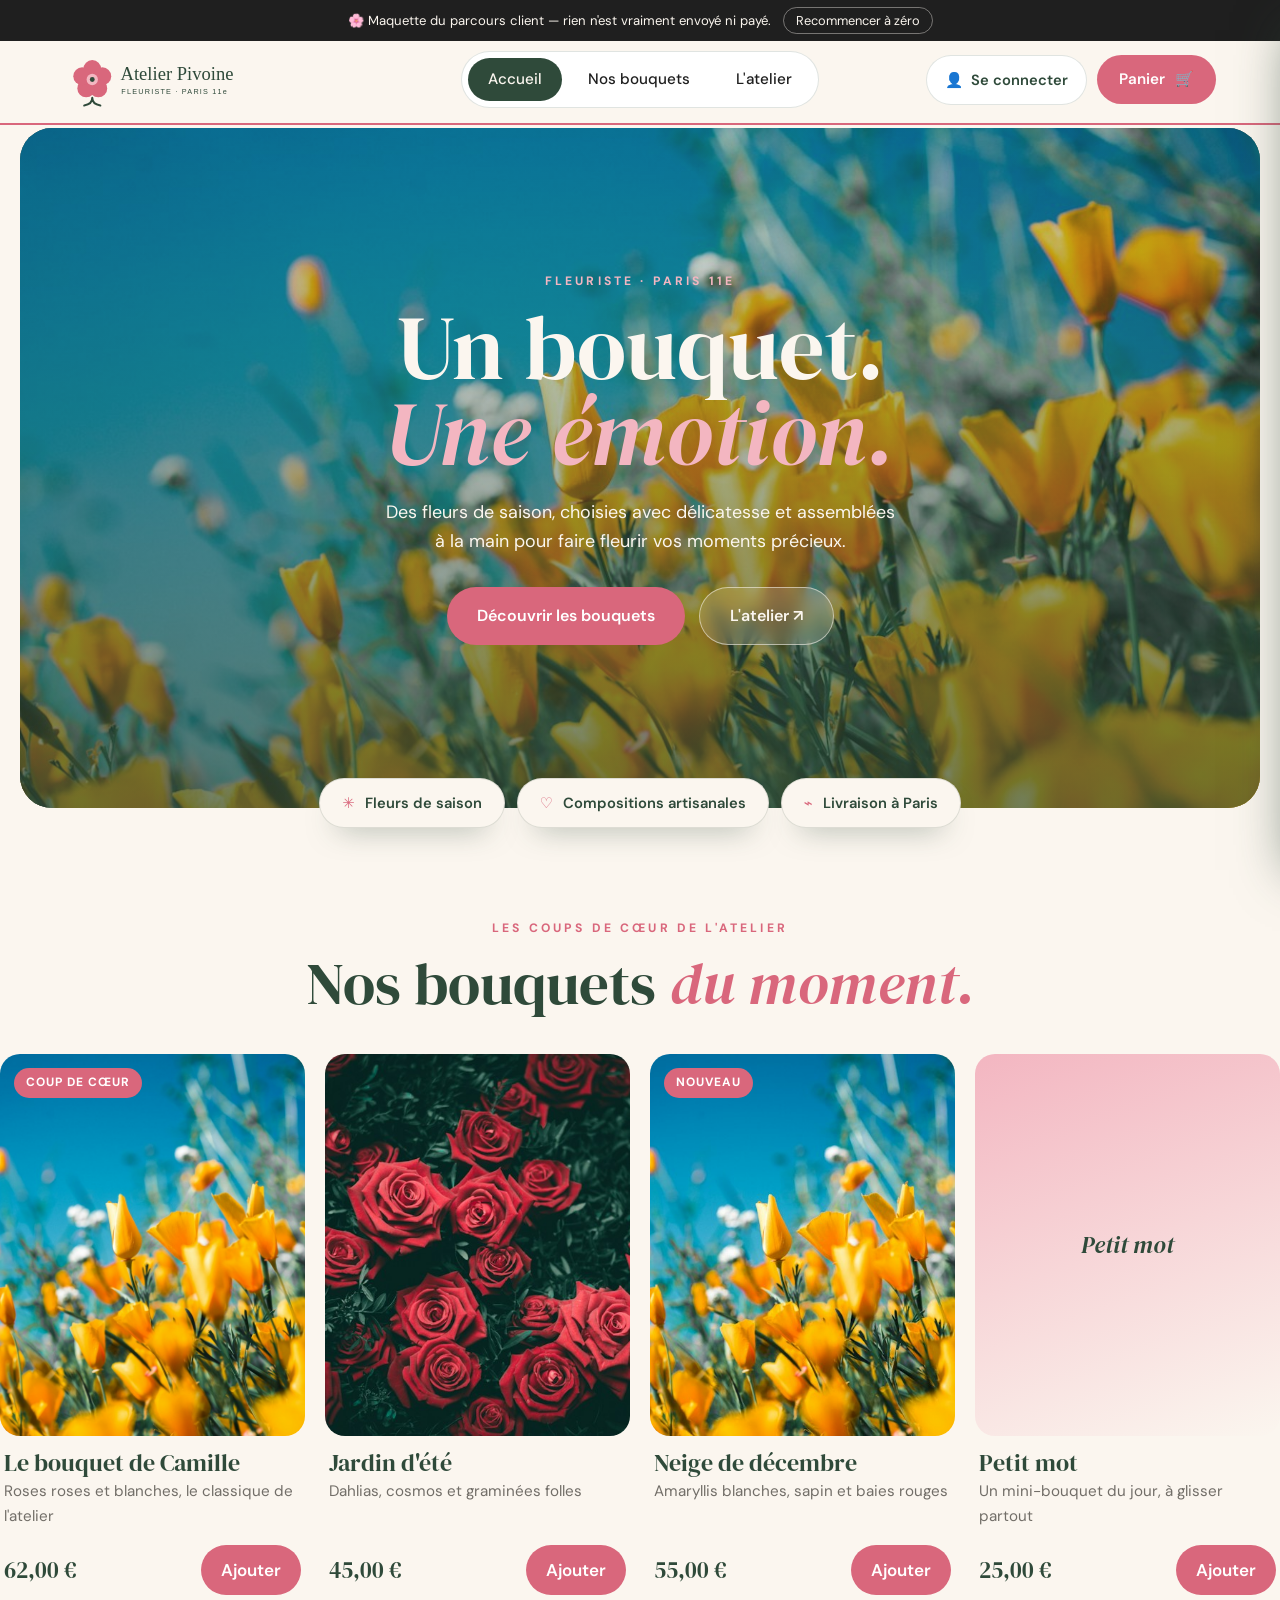
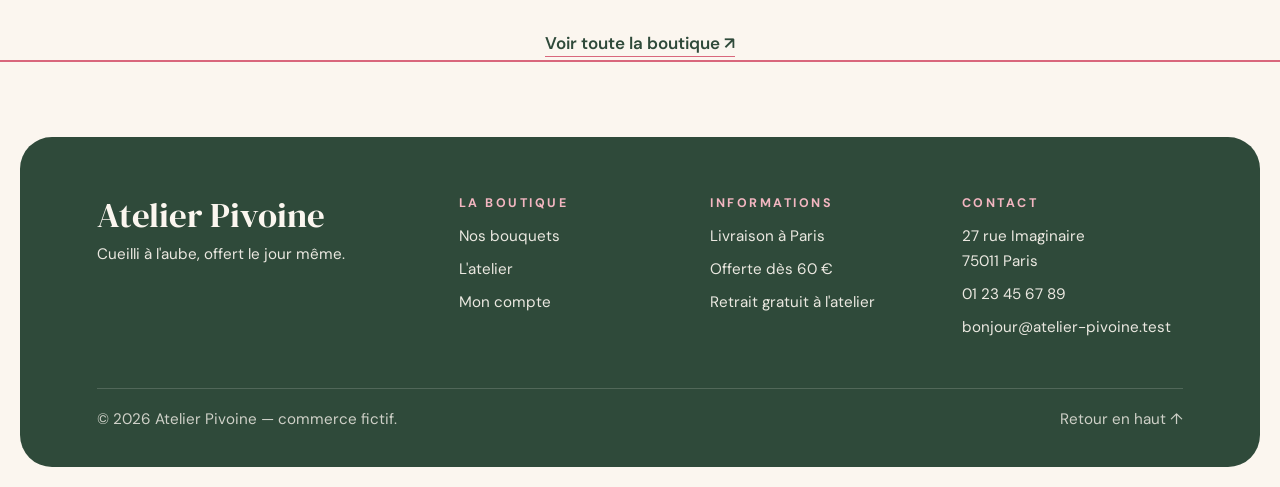
<file: maquettes/parcours/index.html>
<!doctype html>
<html lang="fr">
<head>
<meta charset="utf-8">
<meta name="viewport" content="width=device-width, initial-scale=1">
<title>Atelier Pivoine — maquette du parcours</title>
<link rel="preconnect" href="https://fonts.googleapis.com">
<link rel="preconnect" href="https://fonts.gstatic.com" crossorigin>
<link href="https://fonts.googleapis.com/css2?family=DM+Serif+Display:ital@0;1&family=DM+Sans:opsz,wght@9..40,400;9..40,500;9..40,600;9..40,700&display=swap" rel="stylesheet">
<style>
/* Mêmes variables que theme/atelier-pivoine/style.css (design B) */
:root{
  --green:#2F4A3A; --pink:#D9677C; --cream:#FBF6EF; --ink:#1F1F1F; --petal:#F3B6C1;
  --white:#FFFFFF; --muted:#726E68; --border:rgba(47,74,58,.15);
  --petal-soft:color-mix(in srgb,var(--petal) 45%,var(--cream));
  --font-title:'DM Serif Display',Georgia,serif;
  --font-body:'DM Sans',system-ui,-apple-system,'Segoe UI',sans-serif;
  --radius:24px; --radius-xl:32px;
  --shadow:0 24px 50px -26px rgba(47,74,58,.55);
  --ease:cubic-bezier(.22,.61,.36,1); --gutter:20px;
}
*{box-sizing:border-box}
html{scroll-behavior:smooth}
body{margin:0;background:var(--cream);color:var(--ink);font-family:var(--font-body);font-size:17px;line-height:1.65;-webkit-font-smoothing:antialiased}
img{max-width:100%;display:block}
a{color:inherit;text-decoration:none}
button,input,select,textarea{font:inherit;color:inherit}
p{margin-top:0}
h1,h2,h3,h4{font-family:var(--font-title);font-weight:400;line-height:1.05;color:var(--green);margin-top:0}
h1{font-size:clamp(2.8rem,7vw,6.4rem)}
h2{font-size:clamp(2.2rem,4.6vw,4rem)}
h3{font-size:1.6rem}
h1 em,h2 em{font-style:italic;color:var(--pink)}
:focus-visible{outline:2px solid var(--pink);outline-offset:3px}
.sr{position:absolute;width:1px;height:1px;overflow:hidden;clip:rect(0 0 0 0);white-space:nowrap}

/* Bandeau maquette */
.mock-bar{background:var(--ink);color:var(--cream);font-size:.82rem;display:flex;gap:12px;justify-content:center;align-items:center;flex-wrap:wrap;padding:7px 16px;text-align:center}
.mock-bar button{background:none;border:1px solid rgba(251,246,239,.4);color:var(--cream);border-radius:999px;padding:2px 12px;cursor:pointer;font-size:.8rem}
.mock-bar button:hover{background:rgba(251,246,239,.15)}

/* Boutons */
.btn{display:inline-flex;justify-content:center;align-items:center;gap:8px;padding:15px 30px;border-radius:999px;font-weight:600;font-size:1rem;border:0;cursor:pointer;transition:transform .3s var(--ease),background .3s,box-shadow .3s;text-align:center}
.btn-primary{background:var(--pink);color:var(--white)}
.btn-primary:hover{background:var(--green);transform:translateY(-2px);box-shadow:0 16px 30px -14px rgba(0,0,0,.5)}
.btn-secondary{background:var(--green);color:var(--cream)}
.btn-secondary:hover{background:var(--pink);transform:translateY(-2px)}
.btn-ghost{background:var(--white);color:var(--green);border:1px solid var(--border)}
.btn-ghost:hover{background:var(--petal-soft)}
.btn-glass{color:var(--cream);background:rgba(251,246,239,.16);border:1px solid rgba(251,246,239,.55);backdrop-filter:blur(8px)}
.btn-glass:hover{background:rgba(251,246,239,.3)}
.btn-block{width:100%}
.link{font-weight:600;border-bottom:1px solid var(--pink);padding-bottom:2px;cursor:pointer;background:none;border-top:0;border-left:0;border-right:0;color:var(--green)}
.link:hover{color:var(--pink)}

/* En-tête */
.site-header{position:sticky;top:0;z-index:100;background:rgba(251,246,239,.92);backdrop-filter:saturate(1.4) blur(14px);padding:10px 5%;transition:box-shadow .3s}
.site-header.is-scrolled{box-shadow:0 10px 30px -22px rgba(47,74,58,.55)}
.header-inner{max-width:1500px;margin:auto;display:grid;grid-template-columns:1fr auto 1fr;align-items:center;gap:24px}
.site-logo{width:210px;max-height:72px;object-fit:contain}
.nav{display:flex;gap:6px;padding:6px;background:var(--white);border:1px solid var(--border);border-radius:999px}
.nav a{padding:9px 20px;border-radius:999px;font-size:.95rem;font-weight:500;transition:background .3s,color .3s}
.nav a:hover{background:var(--petal-soft)}
.nav a[aria-current="page"]{background:var(--green);color:var(--cream)}
.header-actions{display:flex;justify-content:flex-end;align-items:center;gap:10px}
.account-btn{display:inline-flex;align-items:center;gap:8px;padding:12px 18px;border-radius:999px;border:1px solid var(--border);background:var(--white);color:var(--green);font-weight:600;font-size:.92rem;cursor:pointer}
.account-btn:hover{background:var(--petal-soft)}
.avatar{width:26px;height:26px;border-radius:50%;background:var(--green);color:var(--cream);display:inline-flex;align-items:center;justify-content:center;font-size:.78rem;font-weight:700}
.cart-btn{display:inline-flex;align-items:center;gap:10px;background:var(--pink);color:var(--white);padding:12px 22px;border-radius:999px;font-weight:600;font-size:.95rem;border:0;cursor:pointer;transition:background .3s,transform .3s var(--ease)}
.cart-btn:hover{background:var(--green)}
.cart-count{min-width:22px;height:22px;padding:0 6px;display:inline-flex;align-items:center;justify-content:center;border-radius:999px;background:var(--cream);color:var(--green);font-size:.75rem;font-weight:700}
.cart-count.is-empty{display:none}
.cart-btn.bump{animation:bump .5s var(--ease)}
@keyframes bump{40%{transform:scale(1.1)}}
.menu-toggle{display:none;width:46px;height:46px;border:1px solid var(--border);border-radius:50%;background:var(--white);cursor:pointer;position:relative;padding:0}
.menu-toggle span{position:absolute;left:14px;right:14px;height:2px;background:var(--green);border-radius:2px;transition:transform .3s,top .3s}
.menu-toggle span:nth-child(1){top:18px}.menu-toggle span:nth-child(2){top:26px}
.menu-open .menu-toggle span:nth-child(1){top:22px;transform:rotate(45deg)}
.menu-open .menu-toggle span:nth-child(2){top:22px;transform:rotate(-45deg)}

main{min-height:60vh}
.wrap{max-width:1320px;margin:auto;padding:0 var(--gutter)}
.eyebrow{color:var(--pink);font-size:.76rem;font-weight:700;letter-spacing:.26em;text-transform:uppercase;margin-bottom:14px}
.muted{color:var(--muted)}

/* Hero */
.hero{position:relative;isolation:isolate;min-height:min(680px,calc(100vh - 140px));margin:10px var(--gutter) 0;border-radius:var(--radius-xl);overflow:hidden;display:flex;align-items:center;justify-content:center;text-align:center;background:var(--green)}
.hero-bg{position:absolute;inset:0;z-index:-1;background:linear-gradient(155deg,var(--pink),var(--petal))}
.hero-bg img{width:100%;height:100%;object-fit:cover;animation:zoom 16s var(--ease) infinite alternate}
.hero-bg::after{content:'';position:absolute;inset:0;background:linear-gradient(180deg,rgba(47,74,58,.2),rgba(47,74,58,.68))}
@keyframes zoom{from{transform:scale(1.04)}to{transform:scale(1.12)}}
.hero-content{max-width:860px;padding:80px 6% 100px;color:var(--cream)}
.hero .eyebrow{color:var(--petal)}
.hero h1{color:var(--cream);line-height:.95;margin-bottom:22px}
.hero h1 em{color:var(--petal)}
.hero p.lead{max-width:520px;margin:0 auto 30px;font-size:1.12rem}
.hero-buttons{display:flex;justify-content:center;flex-wrap:wrap;gap:14px}
.reassurance{position:relative;z-index:3;display:flex;justify-content:center;flex-wrap:wrap;gap:12px;margin:-30px 5% 0}
.reassurance div{display:flex;gap:10px;align-items:center;background:var(--cream);border:1px solid var(--border);color:var(--green);padding:12px 22px;border-radius:999px;font-size:.92rem;font-weight:600;box-shadow:0 16px 30px -18px rgba(47,74,58,.55)}
.reassurance span{color:var(--pink)}

/* Bandeau de page (boutique, atelier…) */
.page-head{margin:10px var(--gutter) 0;border-radius:var(--radius-xl);background:var(--petal-soft);padding:64px 6% 56px;text-align:center}
.page-head h1{font-size:clamp(2.6rem,6vw,5rem);margin-bottom:14px}
.page-head p{max-width:560px;margin:0 auto}
.crumbs{font-size:.85rem;color:var(--muted);margin-bottom:18px}
.crumbs a:hover{color:var(--pink)}

/* Boutique */
.shop-tools{display:flex;justify-content:space-between;align-items:center;flex-wrap:wrap;gap:14px;margin:40px 0 26px}
.chips{display:flex;flex-wrap:wrap;gap:8px}
.chip{border:1px solid var(--border);background:var(--white);color:var(--green);padding:8px 18px;border-radius:999px;font-weight:500;font-size:.92rem;cursor:pointer}
.chip:hover{background:var(--petal-soft)}
.chip[aria-pressed="true"]{background:var(--green);color:var(--cream);border-color:var(--green)}
.sort{display:flex;align-items:center;gap:8px;font-size:.92rem;color:var(--muted)}
.sort select{border:1px solid var(--border);background:var(--white);border-radius:999px;padding:8px 14px;color:var(--green);font-weight:500}
.grid{display:grid;grid-template-columns:repeat(auto-fill,minmax(250px,1fr));gap:28px 20px}
.card{display:flex;flex-direction:column}
.card-img{position:relative;aspect-ratio:4/5;border-radius:20px;overflow:hidden;background:linear-gradient(160deg,var(--petal),var(--cream))}
.card-img img{width:100%;height:100%;object-fit:cover;transition:transform .8s var(--ease)}
.card:hover .card-img img{transform:scale(1.05)}
.placeholder{width:100%;height:100%;display:flex;align-items:center;justify-content:center;color:var(--green);font-family:var(--font-title);font-style:italic;font-size:1.5rem;padding:20px;text-align:center}
.badge{position:absolute;top:14px;left:14px;background:var(--pink);color:var(--white);font-size:.75rem;font-weight:700;letter-spacing:.08em;text-transform:uppercase;padding:5px 12px;border-radius:999px}
.card-info{padding:14px 4px 0;display:flex;flex-direction:column;gap:4px;flex:1}
.card-info h3{font-size:1.5rem;margin:0}
.card-info p{margin:0;font-size:.95rem;color:var(--muted)}
.card-foot{display:flex;justify-content:space-between;align-items:center;gap:10px;margin-top:auto;padding-top:12px}
.price{font-family:var(--font-title);color:var(--green);font-size:1.45rem}
.add-btn{background:var(--pink);color:var(--white);border:0;border-radius:999px;padding:11px 20px;font-weight:600;cursor:pointer;transition:background .3s}
.add-btn:hover{background:var(--green)}
.stepper{display:inline-flex;align-items:center;border:1px solid var(--border);background:var(--white);border-radius:999px;overflow:hidden}
.stepper button{width:40px;height:42px;border:0;background:none;color:var(--green);font-size:1.25rem;cursor:pointer;line-height:1}
.stepper button:hover{background:var(--petal-soft)}
.stepper output{min-width:28px;text-align:center;font-weight:700;color:var(--green)}
.stepper.sm button{width:34px;height:36px;font-size:1.1rem}

/* Tiroir panier */
.overlay{position:fixed;inset:0;background:rgba(31,31,31,.35);z-index:150;opacity:0;pointer-events:none;transition:opacity .3s}
.overlay.open{opacity:1;pointer-events:auto}
.drawer{position:fixed;top:0;right:0;height:100%;width:min(440px,100%);background:var(--cream);z-index:160;transform:translateX(100%);transition:transform .4s var(--ease);display:flex;flex-direction:column;box-shadow:-20px 0 50px -30px rgba(47,74,58,.6)}
.drawer.open{transform:none}
.drawer-head{display:flex;justify-content:space-between;align-items:center;padding:22px 24px;border-bottom:1px solid var(--border)}
.drawer-head h2{font-size:2rem;margin:0}
.close{width:42px;height:42px;border-radius:50%;border:1px solid var(--border);background:var(--white);color:var(--green);font-size:1.2rem;cursor:pointer}
.drawer-body{flex:1;overflow:auto;padding:8px 24px}
.drawer-foot{padding:20px 24px 24px;border-top:1px solid var(--border);background:var(--white)}
.line{display:grid;grid-template-columns:72px 1fr auto;gap:14px;align-items:center;padding:16px 0;border-bottom:1px solid var(--border)}
.line-img{width:72px;height:88px;border-radius:12px;overflow:hidden;background:linear-gradient(160deg,var(--petal),var(--cream))}
.line-img img{width:100%;height:100%;object-fit:cover}
.line-img .placeholder{font-size:.8rem;padding:4px}
.line h4{font-size:1.15rem;margin:0 0 6px}
.line .remove{background:none;border:0;color:var(--muted);font-size:.82rem;text-decoration:underline;cursor:pointer;padding:0;margin-left:10px}
.line .remove:hover{color:var(--pink)}
.line-price{font-weight:600;color:var(--green);text-align:right}
.totals{display:grid;gap:6px;margin-bottom:16px;font-size:.95rem}
.totals div{display:flex;justify-content:space-between}
.totals .total{font-family:var(--font-title);font-size:1.5rem;color:var(--green);padding-top:6px;border-top:1px solid var(--border);margin-top:4px}
.free-ship{background:var(--petal-soft);border-radius:14px;padding:10px 14px;font-size:.88rem;color:var(--green);margin:14px 0 4px}
.bar{height:6px;border-radius:6px;background:var(--white);margin-top:8px;overflow:hidden}
.bar span{display:block;height:100%;background:var(--pink);border-radius:6px;transition:width .4s var(--ease)}
.empty{text-align:center;padding:50px 10px}
.empty .placeholder{height:auto;font-size:1.8rem;margin-bottom:10px}

/* Formulaires */
.panel{background:var(--white);border:1px solid var(--border);border-radius:var(--radius);padding:30px}
.field{display:flex;flex-direction:column;gap:6px;margin-bottom:16px}
.field label,.legend{font-weight:600;font-size:.92rem;color:var(--green)}
.field input,.field select,.field textarea{border:1px solid rgba(47,74,58,.3);border-radius:14px;padding:13px 15px;background:var(--cream);font-size:1rem;width:100%}
.field textarea{resize:vertical;min-height:110px}
.field input:focus,.field select:focus,.field textarea:focus{outline:2px solid var(--pink);outline-offset:1px;border-color:transparent}
.field .hint{font-size:.82rem;color:var(--muted)}
.field.invalid input,.field.invalid select,.field.invalid textarea{border-color:#B3261E;background:#FFF5F4}
.field .err{display:none;color:#B3261E;font-size:.85rem;font-weight:500}
.field.invalid .err{display:block}
.row2{display:grid;grid-template-columns:1fr 1fr;gap:14px}
.row3{display:grid;grid-template-columns:2fr 1fr 1fr;gap:14px}
.options{display:grid;grid-template-columns:1fr 1fr;gap:12px;margin-bottom:18px}
.option{position:relative;border:1.5px solid var(--border);border-radius:18px;padding:16px 18px;cursor:pointer;background:var(--cream);display:block}
.option input{position:absolute;opacity:0}
.option strong{display:block;color:var(--green)}
.option small{color:var(--muted)}
.option:has(input:checked){border-color:var(--green);background:var(--white);box-shadow:inset 0 0 0 1px var(--green)}
.option:has(input:focus-visible){outline:2px solid var(--pink);outline-offset:2px}
.check{display:flex;gap:10px;align-items:center;font-size:.95rem;margin-bottom:14px;cursor:pointer}
.check input{width:18px;height:18px;accent-color:var(--green)}
.note{background:var(--petal-soft);border-radius:14px;padding:12px 16px;font-size:.9rem;color:var(--green);margin-bottom:16px}
.alert{background:#FFF5F4;border:1px solid #E7B1AC;color:#8C1D18;border-radius:14px;padding:12px 16px;font-size:.92rem;margin-bottom:16px}

/* Connexion */
.auth{display:grid;grid-template-columns:1fr 1fr;gap:0;max-width:1100px;margin:10px auto 0;border-radius:var(--radius-xl);overflow:hidden;background:var(--white);border:1px solid var(--border)}
.auth-side{position:relative;background:var(--green);color:var(--cream);padding:60px 50px;display:flex;flex-direction:column;justify-content:flex-end;min-height:560px;isolation:isolate}
.auth-side img{position:absolute;inset:0;width:100%;height:100%;object-fit:cover;z-index:-2}
.auth-side::after{content:'';position:absolute;inset:0;z-index:-1;background:linear-gradient(180deg,rgba(47,74,58,.15),rgba(47,74,58,.85))}
.auth-side h2{color:var(--cream);font-size:clamp(2rem,3.4vw,3rem)}
.auth-side h2 em{color:var(--petal)}
.auth-side ul{padding:0;margin:0;list-style:none;display:grid;gap:8px}
.auth-side li::before{content:'✳ ';color:var(--petal)}
.auth-main{padding:46px 50px}
.tabs{display:flex;gap:6px;padding:6px;background:var(--cream);border:1px solid var(--border);border-radius:999px;margin-bottom:26px}
.tabs button{flex:1;border:0;background:none;padding:10px 14px;border-radius:999px;font-weight:600;color:var(--green);cursor:pointer}
.tabs button[aria-selected="true"]{background:var(--green);color:var(--cream)}
.sep{display:flex;align-items:center;gap:14px;color:var(--muted);font-size:.88rem;margin:22px 0}
.sep::before,.sep::after{content:'';flex:1;height:1px;background:var(--border)}

/* Commande */
.steps{display:flex;gap:8px;justify-content:center;flex-wrap:wrap;margin:30px 0 34px;padding:0;list-style:none}
.steps li{display:flex;align-items:center;gap:8px;font-size:.9rem;font-weight:600;color:var(--muted)}
.steps li span{width:28px;height:28px;border-radius:50%;border:1.5px solid var(--border);display:inline-flex;align-items:center;justify-content:center;font-size:.8rem}
.steps li.done{color:var(--green)}
.steps li.done span{background:var(--green);border-color:var(--green);color:var(--cream)}
.steps li.current{color:var(--green)}
.steps li.current span{border-color:var(--pink);color:var(--pink)}
.steps li+li::before{content:'';width:28px;height:1px;background:var(--border);margin-right:6px}
.checkout{display:grid;grid-template-columns:1.5fr 1fr;gap:28px;align-items:start;padding-bottom:40px}
.checkout h3{font-size:1.7rem;margin-bottom:18px;display:flex;align-items:center;gap:12px}
.checkout h3 .num{width:34px;height:34px;border-radius:50%;background:var(--green);color:var(--cream);font-family:var(--font-body);font-size:.95rem;font-weight:700;display:inline-flex;align-items:center;justify-content:center}
.checkout .panel+.panel{margin-top:20px}
.summary{position:sticky;top:110px}
.summary .line{grid-template-columns:56px 1fr auto}
.summary .line-img{width:56px;height:68px}
.who{display:flex;justify-content:space-between;align-items:center;gap:10px;flex-wrap:wrap;font-size:.95rem}
.card-preview{background:var(--cream);border:1px dashed rgba(47,74,58,.35);border-radius:14px;padding:16px 18px;font-family:var(--font-title);font-style:italic;color:var(--green);font-size:1.2rem;min-height:70px;white-space:pre-wrap}

/* Confirmation */
.confirm{max-width:760px;margin:10px auto 60px;text-align:center}
.confirm .seal{width:96px;height:96px;margin:30px auto 20px;border-radius:50%;background:var(--green);color:var(--cream);display:flex;align-items:center;justify-content:center;font-size:2.4rem}
.confirm .panel{text-align:left;margin-top:30px}
.kv{display:grid;grid-template-columns:auto 1fr;gap:6px 20px;font-size:.95rem}
.kv dt{color:var(--muted)}
.kv dd{margin:0;font-weight:500}

/* Profil */
.profile{display:grid;grid-template-columns:260px 1fr;gap:28px;padding:40px 0 60px;align-items:start}
.side-nav{display:grid;gap:4px;background:var(--white);border:1px solid var(--border);border-radius:var(--radius);padding:10px}
.side-nav button{text-align:left;border:0;background:none;padding:12px 16px;border-radius:14px;font-weight:500;color:var(--green);cursor:pointer}
.side-nav button:hover{background:var(--petal-soft)}
.side-nav button[aria-current="true"]{background:var(--green);color:var(--cream)}
.side-nav .logout{color:var(--muted);border-top:1px solid var(--border);border-radius:0 0 14px 14px;margin-top:6px}
.hello{display:flex;align-items:center;gap:16px;margin-bottom:6px}
.hello .avatar{width:60px;height:60px;font-size:1.4rem}
.order{border:1px solid var(--border);border-radius:18px;padding:18px 20px;background:var(--cream)}
.order+.order{margin-top:14px}
.order-top{display:flex;justify-content:space-between;align-items:center;flex-wrap:wrap;gap:10px;margin-bottom:8px}
.order-top strong{font-family:var(--font-title);font-size:1.3rem;color:var(--green);font-weight:400}
.status{font-size:.8rem;font-weight:700;padding:4px 12px;border-radius:999px;background:var(--petal-soft);color:var(--green)}
.status.prep{background:#FFF1D6;color:#7A4B00}
.order details summary{cursor:pointer;font-weight:600;color:var(--green);font-size:.92rem;margin-top:8px}
.order ul{margin:8px 0 0;padding-left:18px;font-size:.92rem}

/* Atelier */
.story{display:grid;grid-template-columns:1.1fr .9fr;margin:10px var(--gutter) 0;border-radius:var(--radius-xl);overflow:hidden;background:var(--petal-soft)}
.story-img{min-height:560px;background:linear-gradient(160deg,var(--pink),var(--petal))}
.story-img img{width:100%;height:100%;object-fit:cover;min-height:560px}
.story-txt{padding:64px 8%;align-self:center}
.story-txt h1{font-size:clamp(2.6rem,5vw,4.6rem);margin-bottom:22px}
.trio{display:grid;grid-template-columns:repeat(3,1fr);gap:18px;margin:60px 0}
.trio .panel h3{font-size:1.5rem;margin-bottom:8px}
.trio .ico{font-size:1.6rem;color:var(--pink);margin-bottom:10px;display:block}
.visit{display:grid;grid-template-columns:1fr 1fr;gap:18px;margin-bottom:60px}
.visit table{width:100%;border-collapse:collapse;font-size:.98rem}
.visit td{padding:8px 0;border-bottom:1px solid var(--border)}
.visit td:last-child{text-align:right;font-weight:600;color:var(--green)}
.map{border-radius:var(--radius);background:repeating-linear-gradient(45deg,var(--petal-soft) 0 14px,var(--cream) 14px 28px);display:flex;align-items:center;justify-content:center;min-height:260px;border:1px solid var(--border);text-align:center;padding:20px}
.map b{display:block;font-family:var(--font-title);font-weight:400;font-size:1.6rem;color:var(--green)}

/* Rail accueil */
.section{padding:90px 0 0}
.section-head{text-align:center;margin-bottom:40px}
.section-head h2{margin:0}

/* Pied de page */
.site-footer{background:var(--green);color:var(--cream);margin:80px var(--gutter) var(--gutter);border-radius:var(--radius-xl);padding:60px 6% 26px}
.footer-main{display:grid;grid-template-columns:1.5fr 1fr 1fr 1fr;gap:30px}
.site-footer h2{color:var(--cream);font-size:2.2rem;margin-bottom:8px}
.site-footer h3{color:var(--petal);font-family:var(--font-body);font-size:.78rem;letter-spacing:.2em;text-transform:uppercase;font-weight:700;margin-bottom:14px}
.site-footer a,.site-footer p{display:block;margin:0 0 8px;opacity:.92;font-size:.95rem}
.site-footer a:hover{color:var(--petal)}
.footer-bottom{display:flex;justify-content:space-between;flex-wrap:wrap;gap:10px;border-top:1px solid rgba(251,246,239,.2);margin-top:40px;padding-top:18px;font-size:.85rem;opacity:.85}

/* Toast */
.toast{position:fixed;left:50%;bottom:24px;transform:translate(-50%,30px);background:var(--green);color:var(--cream);padding:12px 22px;border-radius:999px;font-weight:600;font-size:.92rem;z-index:200;opacity:0;transition:opacity .3s,transform .3s var(--ease);pointer-events:none;box-shadow:var(--shadow)}
.toast.show{opacity:1;transform:translate(-50%,0)}

/* Responsive */
@media (max-width:1000px){
  .header-inner{grid-template-columns:auto 1fr}
  .menu-toggle{display:block}
  .nav{position:absolute;top:100%;left:16px;right:16px;flex-direction:column;border-radius:22px;padding:10px;display:none;box-shadow:var(--shadow)}
  .menu-open .nav{display:flex}
  .nav a{padding:14px 18px}
  .site-logo{width:160px}
  .checkout,.profile{grid-template-columns:1fr}
  .summary{position:static}
  .auth{grid-template-columns:1fr;margin:10px var(--gutter) 0}
  .auth-side{min-height:260px;padding:40px 30px}
  .story,.visit{grid-template-columns:1fr}
  .story-img,.story-img img{min-height:320px}
  .trio{grid-template-columns:1fr}
  .footer-main{grid-template-columns:1fr 1fr}
}
@media (max-width:620px){
  :root{--gutter:16px}
  body{font-size:16.5px}
  .site-header{padding:8px 16px}
  .site-logo{width:130px}
  .account-btn .label,.cart-btn .label{display:none}
  .account-btn{padding:10px}
  .cart-btn{padding:11px 15px}
  .row2,.row3,.options{grid-template-columns:1fr}
  .grid{grid-template-columns:1fr 1fr;gap:22px 12px}
  .card-info h3{font-size:1.2rem}
  .card-foot{flex-direction:column;align-items:stretch}
  .add-btn{width:100%}
  .stepper{justify-content:space-between}
  .panel{padding:22px 18px}
  .auth-main{padding:30px 20px}
  .page-head{padding:46px 20px 40px}
  .footer-main{grid-template-columns:1fr}
  .steps li+li::before{width:10px}
  .steps li .txt{display:none}
  .steps li.current .txt{display:inline}
}
@media (prefers-reduced-motion:reduce){*{animation:none!important;transition:none!important}}
</style>
</head>
<body>

<div class="mock-bar" role="note">
  <span>🌸 Maquette du parcours client — rien n'est vraiment envoyé ni payé.</span>
  <button type="button" id="reset">Recommencer à zéro</button>
</div>

<header class="site-header" id="header">
  <div class="header-inner">
    <a href="#/" aria-label="Atelier Pivoine — accueil"><img class="site-logo" src="../../theme/atelier-pivoine/images/logo.svg" alt="Atelier Pivoine — Fleuriste Paris 11e"></a>
    <nav class="nav" id="nav" aria-label="Navigation principale">
      <a href="#/" data-nav="accueil">Accueil</a>
      <a href="#/boutique" data-nav="boutique">Nos bouquets</a>
      <a href="#/atelier" data-nav="atelier">L'atelier</a>
    </nav>
    <div class="header-actions">
      <a class="account-btn" id="account-btn" href="#/connexion"></a>
      <button class="cart-btn" id="cart-btn" type="button" aria-controls="drawer">
        <span class="label">Panier</span><span aria-hidden="true">🛒</span>
        <span class="cart-count is-empty" id="cart-count" aria-live="polite">0</span>
      </button>
      <button class="menu-toggle" id="menu-toggle" type="button" aria-expanded="false" aria-controls="nav"><span></span><span></span><b class="sr">Menu</b></button>
    </div>
  </div>
</header>

<main id="app" tabindex="-1"></main>

<footer class="site-footer">
  <div class="footer-main">
    <div><h2>Atelier Pivoine</h2><p>Cueilli à l'aube, offert le jour même.</p></div>
    <div><h3>La boutique</h3><a href="#/boutique">Nos bouquets</a><a href="#/atelier">L'atelier</a><a href="#/profil">Mon compte</a></div>
    <div><h3>Informations</h3><p>Livraison à Paris</p><p>Offerte dès 60 €</p><p>Retrait gratuit à l'atelier</p></div>
    <div><h3>Contact</h3><p>27 rue Imaginaire<br>75011 Paris</p><p>01 23 45 67 89</p><p>bonjour@atelier-pivoine.test</p></div>
  </div>
  <div class="footer-bottom"><p>© 2026 Atelier Pivoine — commerce fictif.</p><a href="#app">Retour en haut ↑</a></div>
</footer>

<div class="overlay" id="overlay"></div>
<aside class="drawer" id="drawer" role="dialog" aria-modal="true" aria-labelledby="drawer-title" aria-hidden="true">
  <div class="drawer-head"><h2 id="drawer-title">Mon panier</h2><button class="close" type="button" id="drawer-close" aria-label="Fermer le panier">✕</button></div>
  <div class="drawer-body" id="drawer-body"></div>
  <div class="drawer-foot" id="drawer-foot"></div>
</aside>

<div class="toast" id="toast" role="status" aria-live="polite"></div>

<script>
(function(){
'use strict';

/* ---------- Données ---------- */
const IMG = '../../theme/atelier-pivoine/images/home/';
const PRODUCTS = [
  {id:'camille',   name:"Le bouquet de Camille", desc:"Roses roses et blanches, le classique de l'atelier", price:62, img:'hero.jpg', badge:'Coup de cœur'},
  {id:'ete',       name:"Jardin d'été",          desc:"Dahlias, cosmos et graminées folles",               price:45, img:'ete.jpg'},
  {id:'automne',   name:"Douceur d'automne",     desc:"Roses cuivrées, chrysanthèmes et eucalyptus",       price:49, img:'automne.jpg'},
  {id:'hiver',     name:"Neige de décembre",     desc:"Amaryllis blanches, sapin et baies rouges",         price:55, img:'hiver.jpg', badge:'Nouveau'},
  {id:'printemps', name:"Éveil de printemps",    desc:"Renoncules, tulipes et mimosa",                     price:39, img:'printemps.jpg'},
  {id:'mot',       name:"Petit mot",             desc:"Un mini-bouquet du jour, à glisser partout",        price:25},
  {id:'champetre', name:"Champêtre",             desc:"Fleurs des champs nouées au raphia",                price:35},
  {id:'grand',     name:"Grand jour",            desc:"Une généreuse brassée pour les grandes occasions",  price:89},
];
const byId = id => PRODUCTS.find(p => p.id === id);
const SHIP = 8.9, FREE_FROM = 60;
const euro = n => n.toLocaleString('fr-FR',{style:'currency',currency:'EUR'});
const esc = s => String(s ?? '').replace(/[&<>"']/g, c => ({'&':'&amp;','<':'&lt;','>':'&gt;','"':'&quot;',"'":'&#39;'}[c]));
const imgTag = (p, cls='') => p.img
  ? `<img src="${IMG}${p.img}" alt="${esc(p.name)}" loading="lazy" class="${cls}">`
  : `<div class="placeholder">${esc(p.name)}</div>`;

/* ---------- État (gardé dans le navigateur) ---------- */
const KEY = 'atelier-pivoine-maquette';
const blank = () => ({cart:{}, user:null, accounts:{}, orders:[], guestEmail:null});
let S = blank();
try { const raw = localStorage.getItem(KEY); if (raw) S = Object.assign(blank(), JSON.parse(raw)); } catch(e) {}
if (S.user) S.user = S.accounts[S.user.email] || S.user; // même objet que le compte
const save = () => {
  if (S.user) S.accounts[S.user.email] = S.user;
  try { localStorage.setItem(KEY, JSON.stringify(S)); } catch(e) {}
};

let filter = 'tous', sort = 'pertinence', profileTab = 'commandes', authTab = 'connexion';

/* ---------- Panier ---------- */
const cartLines = () => Object.entries(S.cart).filter(([,q]) => q > 0).map(([id,q]) => ({p:byId(id), q})).filter(l => l.p);
const cartQty = () => cartLines().reduce((a,l) => a + l.q, 0);
const subtotal = () => cartLines().reduce((a,l) => a + l.q * l.p.price, 0);
const shipping = mode => mode === 'retrait' ? 0 : (subtotal() >= FREE_FROM ? 0 : SHIP);

function setQty(id, q, {open=false, silent=false} = {}){
  const before = S.cart[id] || 0;
  q = Math.max(0, Math.min(20, q));
  // On retient le bouton qui avait le focus pour le retrouver après le rafraîchissement
  const a = document.activeElement, inDrawer = !!(a && a.closest && a.closest('#drawer'));
  const kind = a && a.dataset ? ['inc','dec','add'].find(k => a.dataset[k] === id) : null;
  if (q === 0) delete S.cart[id]; else S.cart[id] = q;
  save(); refreshCart();
  if (!silent && q > before) {
    const b = document.getElementById('cart-btn'); b.classList.remove('bump'); void b.offsetWidth; b.classList.add('bump');
    toast(`« ${byId(id).name} » ajouté au panier`);
  }
  if (open) openDrawer();
  if (current === 'boutique' || current === 'accueil') updateCardControls(id);
  if (current === 'commande') render();
  if (kind && !open) {
    const scope = inDrawer ? document.getElementById('drawer') : document.getElementById('app');
    const target = q === 0 ? `[data-add="${id}"]` : `[data-${kind === 'add' ? 'inc' : kind}="${id}"]`;
    const el = scope.querySelector(target); if (el) el.focus();
  }
}

function controlsFor(p){
  const q = S.cart[p.id] || 0;
  if (!q) return `<button class="add-btn" type="button" data-add="${p.id}">Ajouter</button>`;
  return stepper(p.id, q);
}
function stepper(id, q, sm=''){
  const name = esc(byId(id).name);
  return `<div class="stepper ${sm}" role="group" aria-label="Quantité de ${name}">
    <button type="button" data-dec="${id}" aria-label="Retirer un ${name}">−</button>
    <output aria-live="polite">${q}</output>
    <button type="button" data-inc="${id}" aria-label="Ajouter un ${name}">+</button></div>`;
}
function updateCardControls(id){
  document.querySelectorAll(`[data-ctrl="${id}"]`).forEach(el => { el.innerHTML = controlsFor(byId(id)); });
}

function refreshCart(){
  const n = cartQty();
  const c = document.getElementById('cart-count');
  c.textContent = n; c.classList.toggle('is-empty', !n);
  document.getElementById('cart-btn').setAttribute('aria-label', `Panier, ${n} article${n>1?'s':''}`);
  const body = document.getElementById('drawer-body'), foot = document.getElementById('drawer-foot');
  const lines = cartLines();
  if (!lines.length){
    body.innerHTML = `<div class="empty"><div class="placeholder">Votre panier est vide</div><p class="muted">Les bouquets du jour n'attendent que vous.</p></div>`;
    foot.innerHTML = `<a class="btn btn-secondary btn-block" href="#/boutique" data-close>Voir les bouquets</a>`;
    return;
  }
  body.innerHTML = lines.map(({p,q}) => `
    <div class="line">
      <div class="line-img">${imgTag(p)}</div>
      <div><h4>${esc(p.name)}</h4>${stepper(p.id,q,'sm')}<button class="remove" type="button" data-remove="${p.id}">Retirer</button></div>
      <div class="line-price">${euro(p.price*q)}</div>
    </div>`).join('');
  const st = subtotal(), left = FREE_FROM - st;
  foot.innerHTML = `
    <div class="free-ship">${left > 0 ? `Plus que <strong>${euro(left)}</strong> pour la livraison offerte à Paris` : `🎉 La livraison à Paris vous est offerte`}
      <div class="bar"><span style="width:${Math.min(100, st/FREE_FROM*100)}%"></span></div></div>
    <div class="totals" style="margin-top:14px">
      <div><span>Sous-total</span><span>${euro(st)}</span></div>
      <div class="muted"><span>Livraison</span><span>${left > 0 ? `${euro(SHIP)} (ou retrait gratuit)` : 'Offerte'}</span></div>
    </div>
    <button class="btn btn-primary btn-block" type="button" data-checkout>Commander</button>
    <p style="text-align:center;margin:12px 0 0"><button class="link" type="button" data-close>Continuer mes achats</button></p>`;
}

/* ---------- Tiroir ---------- */
const drawer = document.getElementById('drawer'), overlay = document.getElementById('overlay');
let lastFocus = null;
function openDrawer(){
  lastFocus = document.activeElement;
  drawer.classList.add('open'); overlay.classList.add('open'); drawer.setAttribute('aria-hidden','false');
  setTimeout(() => document.getElementById('drawer-close').focus(), 50);
}
function closeDrawer(){
  drawer.classList.remove('open'); overlay.classList.remove('open'); drawer.setAttribute('aria-hidden','true');
  if (lastFocus && document.body.contains(lastFocus)) lastFocus.focus();
}

let toastTimer;
function toast(msg){
  const t = document.getElementById('toast'); t.textContent = msg; t.classList.add('show');
  clearTimeout(toastTimer); toastTimer = setTimeout(() => t.classList.remove('show'), 2200);
}

/* ---------- Pages ---------- */
const initials = u => ((u.prenom||'?')[0] + ((u.nom||'')[0]||'')).toUpperCase();

function card(p){
  return `<article class="card">
    <div class="card-img">${imgTag(p)}${p.badge ? `<span class="badge">${esc(p.badge)}</span>` : ''}</div>
    <div class="card-info">
      <h3>${esc(p.name)}</h3><p>${esc(p.desc)}</p>
      <div class="card-foot"><span class="price">${euro(p.price)}</span><div data-ctrl="${p.id}">${controlsFor(p)}</div></div>
    </div></article>`;
}

const pages = {
  accueil(){
    const picks = ['camille','ete','hiver','mot'].map(byId);
    return `
    <section class="hero">
      <div class="hero-bg"><img src="${IMG}hero.jpg" alt=""></div>
      <div class="hero-content">
        <p class="eyebrow">Fleuriste · Paris 11e</p>
        <h1>Un bouquet.<br><em>Une émotion.</em></h1>
        <p class="lead">Des fleurs de saison, choisies avec délicatesse et assemblées à la main pour faire fleurir vos moments précieux.</p>
        <div class="hero-buttons"><a class="btn btn-primary" href="#/boutique">Découvrir les bouquets</a><a class="btn btn-glass" href="#/atelier">L'atelier ↗</a></div>
      </div>
    </section>
    <div class="reassurance"><div><span>✳</span>Fleurs de saison</div><div><span>♡</span>Compositions artisanales</div><div><span>⌁</span>Livraison à Paris</div></div>
    <section class="section wrap">
      <div class="section-head"><p class="eyebrow">Les coups de cœur de l'atelier</p><h2>Nos bouquets <em>du moment.</em></h2></div>
      <div class="grid">${picks.map(card).join('')}</div>
      <p style="text-align:center;margin-top:34px"><a class="link" href="#/boutique">Voir toute la boutique ↗</a></p>
    </section>`;
  },

  boutique(){
    let list = PRODUCTS.slice();
    if (filter === 'moins40') list = list.filter(p => p.price < 40);
    if (filter === '40a60') list = list.filter(p => p.price >= 40 && p.price <= 60);
    if (filter === 'plus60') list = list.filter(p => p.price > 60);
    if (sort === 'prix-asc') list.sort((a,b) => a.price - b.price);
    if (sort === 'prix-desc') list.sort((a,b) => b.price - a.price);
    const chip = (v,l) => `<button class="chip" type="button" data-filter="${v}" aria-pressed="${filter===v}">${l}</button>`;
    return `
    <section class="page-head">
      <p class="crumbs"><a href="#/">Accueil</a> › Nos bouquets</p>
      <p class="eyebrow">Rayon</p>
      <h1>Bouquets <em>de saison</em></h1>
      <p>Composés chaque matin avec les fleurs arrivées à l'aube. Livrés à Paris le jour même pour toute commande passée avant 14 h.</p>
    </section>
    <div class="wrap">
      <div class="shop-tools">
        <div class="chips" role="group" aria-label="Filtrer par prix">${chip('tous','Tous')}${chip('moins40','Moins de 40 €')}${chip('40a60','40 à 60 €')}${chip('plus60','Plus de 60 €')}</div>
        <label class="sort">Trier
          <select id="sort">
            <option value="pertinence" ${sort==='pertinence'?'selected':''}>Sélection de l'atelier</option>
            <option value="prix-asc" ${sort==='prix-asc'?'selected':''}>Prix croissant</option>
            <option value="prix-desc" ${sort==='prix-desc'?'selected':''}>Prix décroissant</option>
          </select></label>
      </div>
      <p class="muted" style="font-size:.9rem">${list.length} bouquet${list.length>1?'s':''}</p>
      <div class="grid">${list.map(card).join('')}</div>
    </div>`;
  },

  connexion(params){
    const fromCheckout = params.get('suite') === 'commande';
    if (S.user) { location.hash = fromCheckout ? '#/commande' : '#/profil'; return ''; }
    const login = authTab === 'connexion';
    return `
    <div class="wrap" style="padding-top:10px">
    <section class="auth">
      <div class="auth-side">
        <img src="${IMG}printemps.jpg" alt="">
        <p class="eyebrow" style="color:var(--petal)">Mon compte</p>
        <h2>${fromCheckout ? 'Presque <em>fini.</em>' : 'Bienvenue <em>à l\'atelier.</em>'}</h2>
        <ul><li>Suivre vos commandes</li><li>Retrouver vos adresses de livraison</li><li>Commander à nouveau en deux clics</li></ul>
      </div>
      <div class="auth-main">
        ${fromCheckout ? `<div class="note">Connectez-vous pour finaliser votre commande, ou continuez sans compte.</div>` : ''}
        <div class="tabs" role="tablist">
          <button type="button" role="tab" aria-selected="${login}" data-authtab="connexion">Se connecter</button>
          <button type="button" role="tab" aria-selected="${!login}" data-authtab="inscription">Créer un compte</button>
        </div>
        <form id="auth-form" novalidate data-mode="${authTab}" data-next="${fromCheckout ? 'commande' : 'profil'}">
          <div id="auth-alert"></div>
          ${login ? '' : `<div class="row2">
            ${field('prenom','Prénom','text','given-name')}${field('nom','Nom','text','family-name')}</div>`}
          ${field('email','Adresse e-mail','email','email', S.guestEmail || '')}
          ${field('mdp','Mot de passe','password', login ? 'current-password' : 'new-password','', login ? '' : '8 caractères minimum')}
          ${login ? `<p style="margin:-6px 0 18px;text-align:right"><button class="link" type="button" id="forgot" style="font-size:.88rem">Mot de passe oublié ?</button></p>` : ''}
          <button class="btn btn-primary btn-block" type="submit">${login ? 'Se connecter' : 'Créer mon compte'}</button>
        </form>
        ${login ? `<p class="muted" style="font-size:.82rem;margin:12px 0 0">Maquette : n'importe quel e-mail et mot de passe fonctionnent.</p>` : ''}
        ${fromCheckout ? `<div class="sep">ou</div><a class="btn btn-ghost btn-block" href="#/commande?invite=1">Commander sans compte</a>` : ''}
      </div>
    </section></div>`;
  },

  commande(params){
    const lines = cartLines();
    if (!lines.length) return `<div class="wrap"><div class="empty" style="padding:90px 0"><div class="placeholder">Votre panier est vide</div><p><a class="btn btn-secondary" href="#/boutique">Voir les bouquets</a></p></div></div>`;
    const guest = !S.user;
    if (guest && params.get('invite') !== '1') { location.hash = '#/connexion?suite=commande'; return ''; }
    const d = draft, u = S.user || {};
    const today = new Date(); const iso = x => x.toISOString().slice(0,10);
    const minDate = iso(new Date(today.getFullYear(), today.getMonth(), today.getDate(), 12));
    const mode = d.mode || 'livraison';
    const sh = shipping(mode), tot = subtotal() + sh;
    return `
    <div class="wrap">
      <ol class="steps" aria-label="Étapes">
        <li class="done"><span>✓</span><b class="txt">Panier</b></li>
        <li class="done"><span>✓</span><b class="txt">${guest ? 'Sans compte' : 'Connexion'}</b></li>
        <li class="current" aria-current="step"><span>3</span><b class="txt">Livraison & paiement</b></li>
        <li><span>4</span><b class="txt">Confirmation</b></li>
      </ol>
      <form class="checkout" id="checkout" novalidate>
        <div>
          <div class="panel">
            <h3><span class="num">1</span>Vous</h3>
            ${guest ? `<div class="row2">${field('c-prenom','Prénom','text','given-name',d['c-prenom'])}${field('c-nom','Nom','text','family-name',d['c-nom'])}</div>
              ${field('c-email','E-mail (pour le suivi)','email','email',d['c-email'])}
              <p class="muted" style="font-size:.88rem;margin:0">Déjà client ? <a class="link" href="#/connexion?suite=commande">Se connecter</a></p>`
            : `<div class="who"><span>Connecté·e en tant que <strong>${esc(u.prenom)} ${esc(u.nom)}</strong> · ${esc(u.email)}</span><button class="link" type="button" data-logout>Ce n'est pas moi</button></div>`}
          </div>

          <div class="panel">
            <h3><span class="num">2</span>Livraison</h3>
            <div class="options" role="radiogroup" aria-label="Mode de réception">
              <label class="option"><input type="radio" name="mode" value="livraison" ${mode==='livraison'?'checked':''}><strong>Livraison à Paris</strong><small>${subtotal() >= FREE_FROM ? 'Offerte' : euro(SHIP) + ' · offerte dès 60 €'}</small></label>
              <label class="option"><input type="radio" name="mode" value="retrait" ${mode==='retrait'?'checked':''}><strong>Retrait à l'atelier</strong><small>Gratuit · 27 rue Imaginaire</small></label>
            </div>
            ${mode === 'livraison' ? `
              ${field('dest','Nom du destinataire','text','name', d.dest ?? (u.prenom ? u.prenom + ' ' + u.nom : ''), 'Vous ou la personne à qui vous offrez les fleurs')}
              ${field('adresse','Adresse','text','street-address', d.adresse ?? (S.user && S.user.adresse) ?? '')}
              <div class="row3">${field('complement','Étage, code…','text','address-line2', d.complement ?? '', '', false)}${field('cp','Code postal','text','postal-code', d.cp ?? (S.user && S.user.cp) ?? '', '', true, 'inputmode="numeric" maxlength="5"')}${field('ville','Ville','text','address-level2','Paris','',true,'readonly')}</div>
              ${field('tel','Téléphone du destinataire','tel','tel', d.tel ?? '', 'Le livreur appelle s\'il ne trouve personne')}` : ''}
            <div class="row2">
              ${field('date', mode==='retrait' ? 'Date de retrait' : 'Date de livraison','date','', d.date || minDate, '', true, `min="${minDate}"`)}
              <div class="field"><label for="creneau">Créneau</label>
                <select id="creneau" name="creneau">
                  <option ${d.creneau==='Matin · 9 h – 13 h'?'selected':''}>Matin · 9 h – 13 h</option>
                  <option ${d.creneau==='Après-midi · 14 h – 19 h'?'selected':''}>Après-midi · 14 h – 19 h</option>
                </select></div>
            </div>
          </div>

          <div class="panel">
            <h3><span class="num">3</span>Un petit mot ?</h3>
            <label class="check"><input type="checkbox" id="nocard" ${d.nocard?'checked':''}> Pas de carte, merci</label>
            ${d.nocard ? '' : `
            <div class="field"><label for="message">Message écrit à la main par Camille</label>
              <textarea id="message" name="message" maxlength="200" placeholder="Joyeux anniversaire ! Avec tout mon amour…">${esc(d.message||'')}</textarea>
              <span class="hint"><span id="count">${(d.message||'').length}</span> / 200 caractères</span></div>
            <p class="legend" style="margin-bottom:6px">Aperçu de la carte</p>
            <div class="card-preview" id="preview">${esc(d.message||'') || '<span class="muted">Votre message apparaîtra ici.</span>'}</div>`}
          </div>

          <div class="panel">
            <h3><span class="num">4</span>Paiement</h3>
            <div class="note">Maquette : aucun paiement réel. Tapez n'importe quels chiffres.</div>
            ${field('carte','Numéro de carte','text','cc-number', d.carte ?? '', '', true, 'inputmode="numeric" placeholder="1234 5678 9012 3456"')}
            <div class="row2">${field('exp','Expiration','text','cc-exp', d.exp ?? '', '', true, 'placeholder="MM/AA"')}${field('cvc','Code (CVC)','text','cc-csc', d.cvc ?? '', '', true, 'inputmode="numeric" maxlength="4" placeholder="123"')}</div>
          </div>
        </div>

        <aside class="panel summary" aria-label="Récapitulatif">
          <h3 style="font-size:1.6rem">Récapitulatif</h3>
          ${lines.map(({p,q}) => `<div class="line"><div class="line-img">${imgTag(p)}</div><div><h4 style="font-size:1.05rem">${esc(p.name)}</h4>${stepper(p.id,q,'sm')}</div><div class="line-price">${euro(p.price*q)}</div></div>`).join('')}
          <div class="totals" style="margin-top:16px">
            <div><span>Sous-total</span><span>${euro(subtotal())}</span></div>
            <div><span>${mode==='retrait'?'Retrait à l\'atelier':'Livraison'}</span><span>${sh ? euro(sh) : 'Offerte'}</span></div>
            <div class="total"><span>Total</span><span>${euro(tot)}</span></div>
          </div>
          <div id="checkout-alert"></div>
          <button class="btn btn-primary btn-block" type="submit">Payer ${euro(tot)}</button>
          <p class="muted" style="font-size:.82rem;text-align:center;margin:12px 0 0">🔒 Paiement sécurisé · Fleurs fraîches garanties</p>
        </aside>
      </form>
    </div>`;
  },

  confirmation(params){
    const o = S.orders.find(x => x.id === params.get('n'));
    if (!o) { location.hash = '#/'; return ''; }
    const guest = !S.user;
    return `
    <div class="wrap"><section class="confirm">
      <div class="seal" aria-hidden="true">✿</div>
      <p class="eyebrow">Commande ${esc(o.id)}</p>
      <h1 style="font-size:clamp(2.4rem,6vw,4.4rem)">Merci ${esc(o.prenom)}, <em>c'est noté.</em></h1>
      <p>Camille prépare votre bouquet. Un e-mail de confirmation part à <strong>${esc(o.email)}</strong>.</p>
      <div class="panel">
        <dl class="kv">
          <dt>${o.mode==='retrait'?'Retrait':'Livraison'}</dt><dd>${fmtDate(o.date)} · ${esc(o.creneau)}</dd>
          ${o.mode==='livraison' ? `<dt>Adresse</dt><dd>${esc(o.dest)}, ${esc(o.adresse)}, ${esc(o.cp)} Paris</dd>` : `<dt>Où</dt><dd>27 rue Imaginaire, 75011 Paris</dd>`}
          <dt>Bouquets</dt><dd>${o.items.map(i => `${i.q} × ${esc(i.name)}`).join(', ')}</dd>
          <dt>Carte</dt><dd>${o.message ? `« ${esc(o.message)} »` : 'Sans carte'}</dd>
          <dt>Total payé</dt><dd><strong>${euro(o.total)}</strong></dd>
        </dl>
      </div>
      <div class="hero-buttons" style="margin-top:28px">
        ${guest ? `<button class="btn btn-secondary" type="button" data-signup-after>Créer un compte pour suivre ma commande</button>` : `<a class="btn btn-secondary" href="#/profil">Suivre ma commande</a>`}
        <a class="btn btn-ghost" href="#/boutique">Continuer mes achats</a>
      </div>
    </section></div>`;
  },

  profil(){
    if (!S.user) { location.hash = '#/connexion'; return ''; }
    const u = S.user, mine = S.orders.filter(o => o.email === u.email).slice().reverse();
    const tab = (v,l) => `<button type="button" data-ptab="${v}" aria-current="${profileTab===v}">${l}</button>`;
    let content = '';
    if (profileTab === 'commandes') {
      content = `<h2 style="font-size:2.2rem">Mes commandes</h2>` + (mine.length ? mine.map(o => `
        <div class="order">
          <div class="order-top"><strong>${esc(o.id)}</strong><span class="status prep">En préparation</span></div>
          <div class="muted" style="font-size:.92rem">Passée le ${fmtDate(o.placed)} · ${o.mode==='retrait'?'Retrait':'Livraison'} le ${fmtDate(o.date)} · <strong style="color:var(--green)">${euro(o.total)}</strong></div>
          <details><summary>Voir le détail</summary><ul>${o.items.map(i => `<li>${i.q} × ${esc(i.name)} — ${euro(i.q*i.price)}</li>`).join('')}</ul>
            ${o.message ? `<p class="muted" style="margin:8px 0 0;font-size:.9rem">Carte : « ${esc(o.message)} »</p>` : ''}</details>
          <p style="margin:12px 0 0"><button class="link" type="button" data-reorder="${esc(o.id)}">Commander à nouveau</button></p>
        </div>`).join('') : `<div class="order"><p style="margin:0">Pas encore de commande. <a class="link" href="#/boutique">Découvrir les bouquets</a></p></div>`);
    } else if (profileTab === 'infos') {
      content = `<h2 style="font-size:2.2rem">Mes informations</h2>
        <form id="infos-form" novalidate>
          <div class="row2">${field('p-prenom','Prénom','text','given-name',u.prenom)}${field('p-nom','Nom','text','family-name',u.nom)}</div>
          ${field('p-email','E-mail','email','email',u.email)}
          ${field('p-tel','Téléphone','tel','tel',u.tel||'','',false)}
          <label class="check"><input type="checkbox" ${u.news?'checked':''} id="p-news"> Recevoir la lettre des fleurs de saison (une par mois)</label>
          <button class="btn btn-secondary" type="submit">Enregistrer</button>
        </form>`;
    } else {
      content = `<h2 style="font-size:2.2rem">Mes adresses</h2>` + (u.adresse
        ? `<div class="order"><div class="order-top"><strong>Adresse principale</strong><span class="status">Par défaut</span></div><p style="margin:0">${esc(u.dest||(u.prenom+' '+u.nom))}<br>${esc(u.adresse)}<br>${esc(u.cp)} Paris</p></div>`
        : `<div class="order"><p style="margin:0">Aucune adresse enregistrée. Elle sera ajoutée automatiquement à votre prochaine livraison.</p></div>`);
    }
    return `
    <section class="page-head" style="text-align:left;padding:40px 6%">
      <div class="hello"><span class="avatar" aria-hidden="true">${esc(initials(u))}</span>
        <div><p class="eyebrow" style="margin:0">Mon compte</p><h1 style="font-size:clamp(2.2rem,4.6vw,3.6rem);margin:0">Bonjour <em>${esc(u.prenom)}</em></h1></div></div>
    </section>
    <div class="wrap"><div class="profile">
      <nav class="side-nav" aria-label="Mon compte">${tab('commandes','Mes commandes')}${tab('infos','Mes informations')}${tab('adresses','Mes adresses')}
        <button type="button" class="logout" data-logout>Se déconnecter</button></nav>
      <div class="panel">${content}</div>
    </div></div>`;
  },

  atelier(){
    return `
    <section class="story">
      <div class="story-img"><img src="${IMG}automne.jpg" alt="Bouquet d'automne composé à l'atelier"></div>
      <div class="story-txt">
        <p class="crumbs"><a href="#/">Accueil</a> › L'atelier</p>
        <p class="eyebrow">Notre histoire</p>
        <h1>Un carnet d'herbier <em>sur le comptoir.</em></h1>
        <p>Une petite boutique du 11e, quelques rues après Oberkampf. Le rideau se lève à 9 h, les seaux sont déjà pleins : renoncules, eucalyptus, branches de saison arrivées à l'aube.</p>
        <p>Camille Rose compose chaque bouquet à la main, sur un grand plan de travail en bois, et l'emballe dans un papier kraft noué d'un ruban.</p>
        <a class="btn btn-primary" href="#/boutique" style="margin-top:10px">Voir les bouquets du jour</a>
      </div>
    </section>
    <div class="wrap">
      <div class="trio">
        <div class="panel"><span class="ico">✳</span><h3>De saison</h3><p class="muted" style="margin:0">Nous travaillons les fleurs au rythme des saisons, sans fleurs qui ont fait le tour du monde.</p></div>
        <div class="panel"><span class="ico">♡</span><h3>Artisanal</h3><p class="muted" style="margin:0">Chaque bouquet est unique, composé à la main au moment de votre commande.</p></div>
        <div class="panel"><span class="ico">⌁</span><h3>Proche</h3><p class="muted" style="margin:0">Livraison à vélo dans Paris, le jour même pour une commande avant 14 h.</p></div>
      </div>
      <div class="visit">
        <div class="panel">
          <p class="eyebrow">Venir à l'atelier</p>
          <h2 style="font-size:2.4rem">Horaires</h2>
          <table><tbody>
            <tr><td>Lundi</td><td>Fermé</td></tr>
            <tr><td>Mardi – vendredi</td><td>9 h – 19 h 30</td></tr>
            <tr><td>Samedi</td><td>9 h – 20 h</td></tr>
            <tr><td>Dimanche</td><td>9 h – 13 h</td></tr>
          </tbody></table>
          <p style="margin:18px 0 0">27 rue Imaginaire, 75011 Paris<br>01 23 45 67 89 · bonjour@atelier-pivoine.test</p>
        </div>
        <div class="map"><div><b>Paris 11e</b><span class="muted">Métro Oberkampf · 4 min à pied</span></div></div>
      </div>
    </div>`;
  },
};

function field(id, label, type, ac, value='', hint='', required=true, extra=''){
  return `<div class="field"><label for="${id}">${label}${required ? '' : ' <span class="muted" style="font-weight:400">(facultatif)</span>'}</label>
    <input id="${id}" name="${id}" type="${type}" ${ac ? `autocomplete="${ac}"` : ''} value="${esc(value)}" ${required ? 'required' : ''} ${extra} aria-describedby="${id}-err">
    ${hint ? `<span class="hint">${hint}</span>` : ''}<span class="err" id="${id}-err">Ce champ est à remplir.</span></div>`;
}
function fmtDate(iso){ try { return new Date(iso + (iso.length===10?'T12:00':'')).toLocaleDateString('fr-FR',{weekday:'long',day:'numeric',month:'long'}); } catch(e){ return iso; } }

function validate(form){
  let first = null;
  form.querySelectorAll('input[required],textarea[required],select[required]').forEach(el => {
    const f = el.closest('.field'); let ok = el.value.trim() !== '';
    const err = f.querySelector('.err');
    if (ok && el.type === 'email' && !/^\S+@\S+\.\S+$/.test(el.value)) { ok = false; err.textContent = 'Cette adresse e-mail ne semble pas complète.'; }
    else if (ok && el.id === 'cp' && !/^750(0[1-9]|1\d|20)$/.test(el.value)) { ok = false; err.textContent = 'Nous livrons dans Paris uniquement (75001 à 75020).'; }
    else if (ok && el.id === 'mdp' && form.dataset.mode === 'inscription' && el.value.length < 8) { ok = false; err.textContent = 'Le mot de passe doit faire au moins 8 caractères.'; }
    else err.textContent = 'Ce champ est à remplir.';
    f.classList.toggle('invalid', !ok); el.setAttribute('aria-invalid', String(!ok));
    if (!ok && !first) first = el;
  });
  if (first) first.focus();
  return !first;
}

/* ---------- Brouillon de commande ---------- */
let draft = {};
function captureDraft(){
  const f = document.getElementById('checkout'); if (!f) return;
  f.querySelectorAll('input,textarea,select').forEach(el => {
    if (el.type === 'radio') { if (el.checked) draft[el.name] = el.value; }
    else if (el.type === 'checkbox') draft[el.id] = el.checked;
    else if (el.id) draft[el.id] = el.value;
  });
}

/* ---------- Routeur ---------- */
let current = '';
function render(){
  if (current === 'commande') captureDraft();
  const [path, qs] = (location.hash.replace(/^#\/?/, '') || '').split('?');
  const name = pages[path] ? path : 'accueil';
  const params = new URLSearchParams(qs || '');
  const changed = name !== current;
  current = name;
  const html = pages[name](params);
  if (html === '') return; // redirection en cours
  const app = document.getElementById('app');
  const y = window.scrollY;
  app.innerHTML = html;
  document.querySelectorAll('[data-nav]').forEach(a => a.toggleAttribute('aria-current', false));
  const navKey = {accueil:'accueil', boutique:'boutique', atelier:'atelier'}[name];
  if (navKey) document.querySelector(`[data-nav="${navKey}"]`).setAttribute('aria-current','page');
  const titles = {accueil:'Accueil', boutique:'Bouquets de saison', atelier:"L'atelier", connexion:'Connexion', commande:'Commande', confirmation:'Merci', profil:'Mon compte'};
  document.title = `${titles[name]} — Atelier Pivoine (maquette)`;
  if (changed) { window.scrollTo(0,0); app.focus({preventScroll:true}); } else window.scrollTo(0,y);
  refreshAccount();
  document.body.classList.remove('menu-open');
  document.getElementById('menu-toggle').setAttribute('aria-expanded','false');
}
function refreshAccount(){
  const b = document.getElementById('account-btn');
  if (S.user) { b.href = '#/profil'; b.innerHTML = `<span class="avatar" aria-hidden="true">${esc(initials(S.user))}</span><span class="label">${esc(S.user.prenom)}</span>`; b.setAttribute('aria-label','Mon compte'); }
  else { b.href = '#/connexion'; b.innerHTML = `<span aria-hidden="true">👤</span><span class="label">Se connecter</span>`; b.setAttribute('aria-label','Se connecter'); }
}

/* ---------- Évènements ---------- */
document.addEventListener('click', e => {
  const t = e.target.closest('button,a'); if (!t) return;
  const d = t.dataset;
  if (d.add)    { setQty(d.add, 1, {open:true}); return; }
  if (d.inc)    { setQty(d.inc, (S.cart[d.inc]||0) + 1); return; }
  if (d.dec)    { setQty(d.dec, (S.cart[d.dec]||0) - 1, {silent:true}); return; }
  if (d.remove) { setQty(d.remove, 0, {silent:true}); return; }
  if (d.filter) { filter = d.filter; render(); return; }
  if (d.ptab)   { profileTab = d.ptab; render(); return; }
  if (d.authtab){ authTab = d.authtab; render(); return; }
  if ('close' in d) { closeDrawer(); return; }
  if ('checkout' in d) { closeDrawer(); location.hash = S.user ? '#/commande' : '#/connexion?suite=commande'; return; }
  if ('logout' in d) { S.user = null; save(); toast('Vous êtes déconnecté·e'); location.hash = current === 'commande' ? '#/connexion?suite=commande' : '#/'; render(); return; }
  if ('signupAfter' in d) { authTab = 'inscription'; location.hash = '#/connexion'; return; }
  if (d.reorder) {
    const o = S.orders.find(x => x.id === d.reorder);
    o.items.forEach(i => { if (byId(i.id)) S.cart[i.id] = (S.cart[i.id]||0) + i.q; });
    save(); refreshCart(); openDrawer(); return;
  }
  if (t.id === 'forgot') { document.getElementById('auth-alert').innerHTML = `<div class="note">Si un compte existe, un lien pour changer le mot de passe a été envoyé (maquette).</div>`; return; }
  if (t.id === 'cart-btn') { openDrawer(); return; }
  if (t.id === 'drawer-close') { closeDrawer(); return; }
  if (t.id === 'menu-toggle') { const o = document.body.classList.toggle('menu-open'); t.setAttribute('aria-expanded', String(o)); return; }
  if (t.id === 'reset') { if (confirm('Effacer le panier, les comptes et les commandes de la maquette ?')) { S = blank(); save(); draft = {}; refreshCart(); location.hash = '#/'; render(); } return; }
});
overlay.addEventListener('click', closeDrawer);
document.addEventListener('keydown', e => { if (e.key === 'Escape' && drawer.classList.contains('open')) closeDrawer(); });

document.addEventListener('change', e => {
  if (e.target.id === 'sort') { sort = e.target.value; render(); }
  if (e.target.name === 'mode' || e.target.id === 'nocard') render();
});
document.addEventListener('input', e => {
  if (e.target.id === 'message') {
    document.getElementById('count').textContent = e.target.value.length;
    document.getElementById('preview').textContent = e.target.value || '';
  }
  const f = e.target.closest && e.target.closest('.field.invalid'); if (f) f.classList.remove('invalid');
});

document.addEventListener('submit', e => {
  e.preventDefault();
  const f = e.target;
  if (f.id === 'auth-form') {
    if (!validate(f)) return;
    const email = f.email.value.trim().toLowerCase();
    if (f.dataset.mode === 'inscription') {
      S.accounts[email] = {prenom:f.prenom.value.trim(), nom:f.nom.value.trim(), email};
      toast('Compte créé, bienvenue !');
    } else if (!S.accounts[email]) {
      const guess = email.split('@')[0].split(/[._-]/);
      S.accounts[email] = {prenom: cap(guess[0]), nom: cap(guess[1]||''), email};
    }
    S.user = S.accounts[email];
    // Rattache les commandes passées sans compte avec le même e-mail
    const past = S.orders.filter(o => o.email === email && o.dest && o.adresse).pop();
    if (past && !S.user.adresse) Object.assign(S.user, {adresse:past.adresse, cp:past.cp, dest:past.dest});
    S.guestEmail = null; save();
    location.hash = '#/' + f.dataset.next;
    return;
  }
  if (f.id === 'checkout') {
    if (!validate(f)) { document.getElementById('checkout-alert').innerHTML = `<div class="alert">Il manque quelques informations, elles sont signalées en rouge.</div>`; return; }
    captureDraft();
    const u = S.user, d = draft, mode = d.mode || 'livraison';
    const sh = shipping(mode);
    const order = {
      id: 'AP-' + String(1040 + S.orders.length + 1),
      placed: new Date().toISOString().slice(0,10),
      prenom: u ? u.prenom : d['c-prenom'], email: (u ? u.email : d['c-email']).toLowerCase(),
      mode, date: d.date, creneau: d.creneau,
      dest: d.dest, adresse: d.adresse, cp: d.cp,
      message: d.nocard ? '' : (d.message||'').trim(),
      items: cartLines().map(({p,q}) => ({id:p.id, name:p.name, price:p.price, q})),
      total: subtotal() + sh,
    };
    S.orders.push(order);
    if (u && mode === 'livraison') Object.assign(u, {adresse:d.adresse, cp:d.cp, dest:d.dest});
    if (!u) S.guestEmail = order.email;
    S.cart = {}; draft = {}; save(); refreshCart();
    current = '';
    location.hash = '#/confirmation?n=' + order.id;
    return;
  }
  if (f.id === 'infos-form') {
    if (!validate(f)) return;
    const u = S.user, oldEmail = u.email, email = f['p-email'].value.trim().toLowerCase();
    Object.assign(u, {prenom:f['p-prenom'].value.trim(), nom:f['p-nom'].value.trim(), email, tel:f['p-tel'].value.trim(), news:document.getElementById('p-news').checked});
    if (email !== oldEmail) { delete S.accounts[oldEmail]; S.orders.forEach(o => { if (o.email === oldEmail) o.email = email; }); }
    S.accounts[email] = u; save(); toast('Informations enregistrées'); render();
  }
});
const cap = s => s ? s[0].toUpperCase() + s.slice(1) : '';

window.addEventListener('hashchange', render);
window.addEventListener('scroll', () => document.getElementById('header').classList.toggle('is-scrolled', window.scrollY > 10), {passive:true});

refreshCart();
render();
})();
</script>
</body>
</html>
</file>
